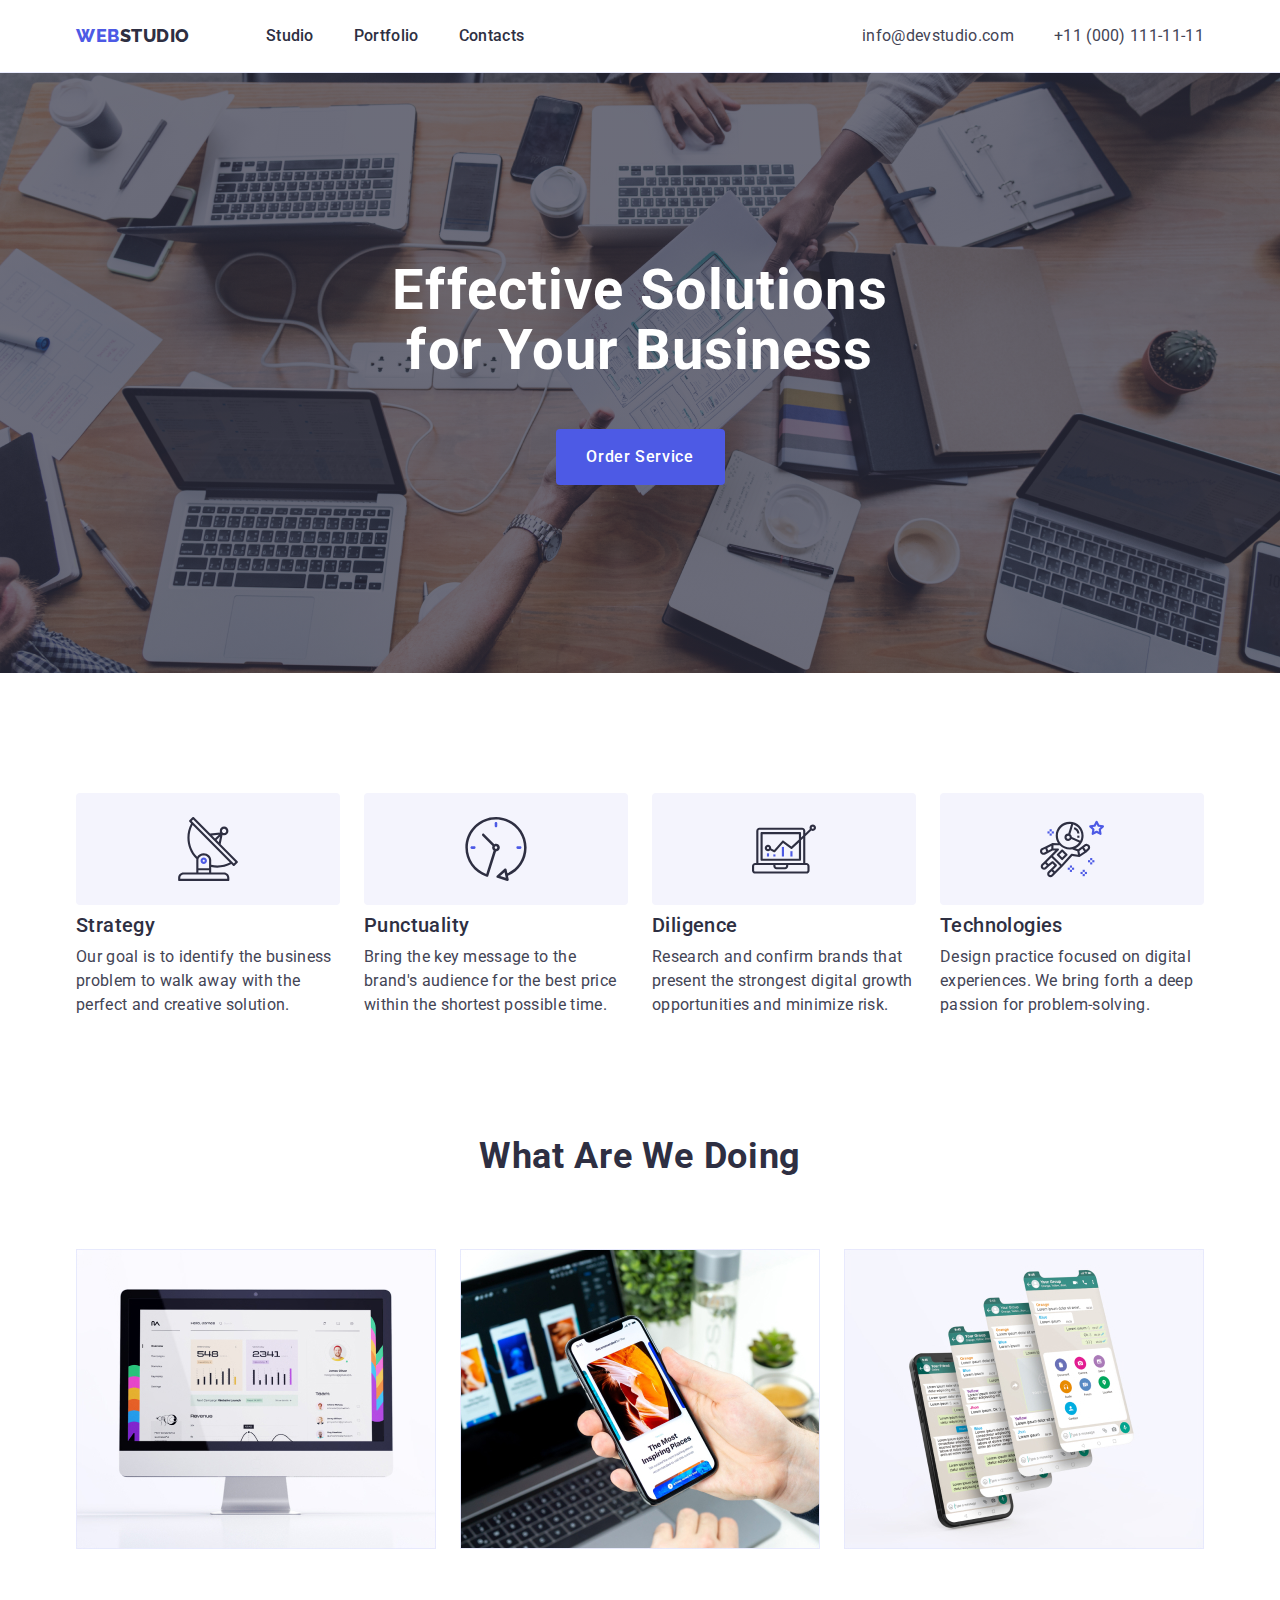
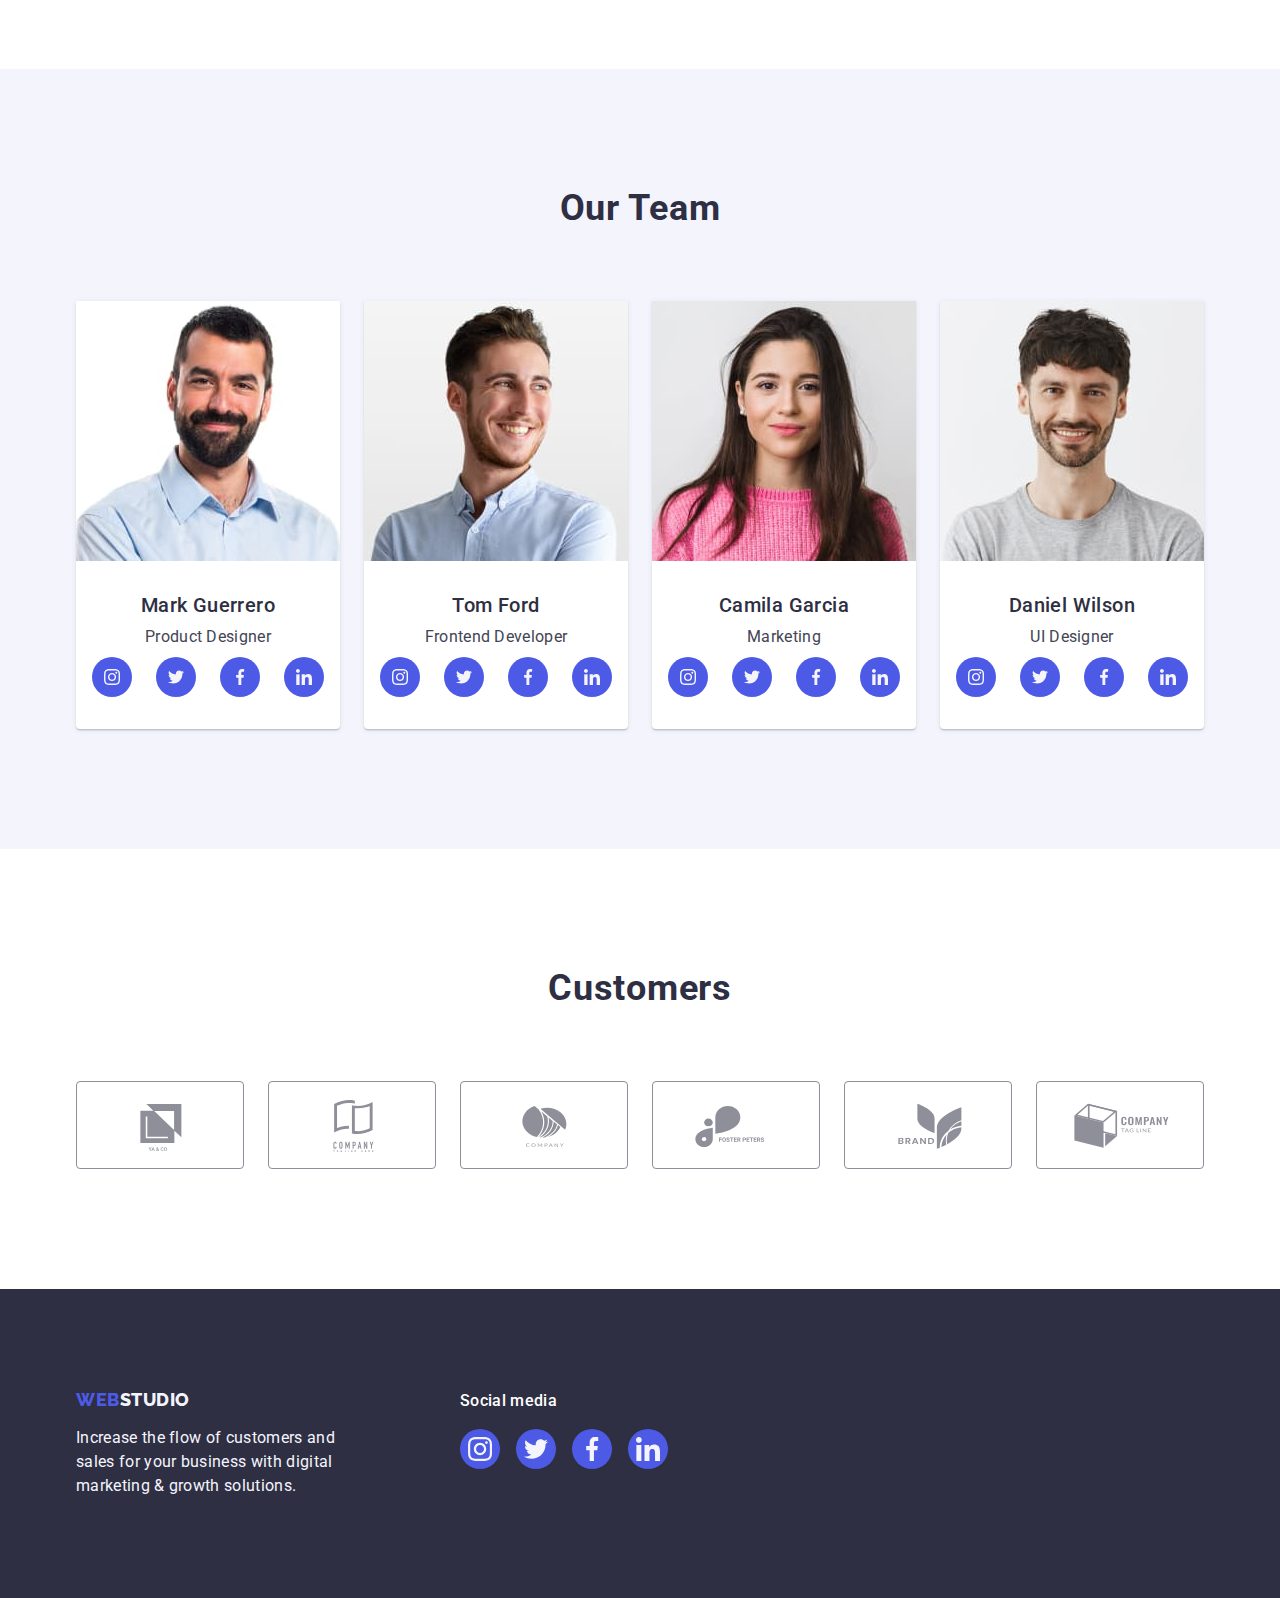
<file: index.html>
<!DOCTYPE html>
<html lang="en">
  <head>
    <meta charset="UTF-8" />
    <meta http-equiv="X-UA-Compatible" content="IE=edge" />
    <meta name="viewport" content="width=, initial-scale=1.0" />
    <title>WebStudio</title>
    <link
      rel="stylesheet"
      href="https://cdnjs.cloudflare.com/ajax/libs/modern-normalize/1.1.0/modern-normalize.min.css"
    />
    <link rel="preconnect" href="https://fonts.googleapis.com" />
    <link rel="preconnect" href="https://fonts.gstatic.com" crossorigin />
    <link
      href="https://fonts.googleapis.com/css2?family=Raleway:wght@800&family=Roboto:wght@400;500;700&display=swap"
      rel="stylesheet"
    />
    <link rel="stylesheet" href="./css/styles.css" />
  </head>
  <body>
    <header class="page-header">
      <div class="header-container container">
        <nav class="page-nav">
          <a class="logo-header link" href="./index.html"
            >Web<span class="logo-header-studio">Studio</span>
          </a>

          <ul class="list menu menu-item">
            <li class="port-button-descr">
              <a class="menu-link link" href="./index.html">Studio</a>
            </li>
            <li class="port-button-descr">
              <a class="menu-link link" href="./portfolio.html">Portfolio</a>
            </li>
            <li class="port-button-descr">
              <a class="menu-link link" href="">Contacts</a>
            </li>
          </ul>
        </nav>
        <address class="contact">
          <ul class="contact-menu list">
            <li>
              <a class="contact-info link" href="mailto:info@devstudio.com"
                >info@devstudio.com</a
              >
            </li>
            <li>
              <a class="contact-info link" href="tel:+110001111111"
                >+11 (000) 111-11-11</a
              >
            </li>
          </ul>
        </address>
      </div>
    </header>
    <main>
      <section class="hero">
        <div class="container">
          <h1 class="main-title">Effective Solutions for Your Business</h1>
          <button type="button" class="hero-button menu-link">
            Order Service
          </button>
        </div>
      </section>
      <section class="section-descr section">
        <div class="container">
          <h2 class="hidden-block" hidden>features</h2>
          <ul class="section-descr-menu list">
            <li class="title-container">
              <div class="icon-container">
                <svg
                  class="icon-link list"
                  aria-label="antenna"
                  width="64"
                  height="64"
                >
                  <use href="./images/icons.svg#icon-group"></use>
                </svg>
              </div>
              <h3 class="title-description">Strategy</h3>
              <p class="par-description">
                Our goal is to identify the business problem to walk away with
                the perfect and creative solution.
              </p>
            </li>
            <li class="title-container">
              <div class="icon-container">
                <svg
                  class="icon-link list"
                  aria-label="antenna"
                  width="64"
                  height="64"
                >
                  <use href="./images/icons.svg#icon-clock"></use>
                </svg>
              </div>
              <h3 class="title-description">Punctuality</h3>
              <p class="par-description">
                Bring the key message to the brand's audience for the best price
                within the shortest possible time.
              </p>
            </li>
            <li class="title-container">
              <div class="icon-container">
                <svg
                  class="icon-link list"
                  aria-label="antenna"
                  width="64"
                  height="64"
                >
                  <use href="./images/icons.svg#icon-diagram"></use>
                </svg>
              </div>
              <h3 class="title-description">Diligence</h3>
              <p class="par-description">
                Research and confirm brands that present the strongest digital
                growth opportunities and minimize risk.
              </p>
            </li>
            <li class="title-container">
              <div class="icon-container">
                <svg
                  class="icon-link list"
                  aria-label="antenna"
                  width="64"
                  height="64"
                >
                  <use href="./images/icons.svg#icon-astronaut"></use>
                </svg>
              </div>
              <h3 class="title-description">Technologies</h3>
              <p class="par-description">
                Design practice focused on digital experiences. We bring forth a
                deep passion for problem-solving.
              </p>
            </li>
          </ul>
        </div>
      </section>
      <!--What are we doing-->
      <section class="section-work">
        <div class="container">
          <h2 class="caption">What are we doing</h2>
          <ul class="section-work-menu list">
            <li class="imag-items">
              <img src="./images/img1.jpg" alt="screen" width="360" />
            </li>
            <li class="imag-items">
              <img src="./images/img2.jpg" alt="phone" width="360" />
            </li>
            <li class="imag-items">
              <img src="./images/img3.jpg" alt="phonescreen" width="360" />
            </li>
          </ul>
        </div>
      </section>
      <!--Our team-->
      <section class="section-team section">
        <div class="container">
          <h2 class="caption">Our Team</h2>
          <ul class="section-team-list list">
            <li class="section-team-item">
              <img src="./images/markguerro.jpg" alt="person" width="264" />
              <div class="person-descr">
                <h3 class="people">Mark Guerrero</h3>
                <p class="job-title">Product Designer</p>
                <ul class="social-list list">
                  <li class="social-list-item">
                    <a href="" class="social-list-link">
                      <svg
                        class="social-list-icon"
                        aria-label="instagram"
                        width="16"
                        height="16"
                      >
                        <use href="./images/icons.svg#icon-instagram-2"></use>
                      </svg>
                    </a>
                  </li>
                  <li class="social-list-item">
                    <a href="" class="social-list-link">
                      <svg
                        class="social-list-icon"
                        aria-label="twitter"
                        width="16"
                        height="16"
                      >
                        <use href="./images/icons.svg#icon-twitter-1"></use>
                      </svg>
                    </a>
                  </li>
                  <li class="social-list-item">
                    <a href="" class="social-list-link">
                      <svg
                        class="social-list-icon"
                        aria-label="facebook"
                        width="16"
                        height="16"
                      >
                        <use href="./images/icons.svg#icon-facebook-1"></use>
                      </svg>
                    </a>
                  </li>
                  <li class="social-list-item">
                    <a href="" class="social-list-link">
                      <svg
                        class="social-list-icon"
                        aria-label="linkedin"
                        width="16"
                        height="16"
                      >
                        <use href="./images/icons.svg#icon-linkedin-1"></use>
                      </svg>
                    </a>
                  </li>
                </ul>
              </div>
            </li>
            <li class="section-team-item">
              <img src="./images/tomford.jpg" alt="person" width="264" />
              <div class="person-descr">
                <h3 class="people">Tom Ford</h3>
                <p class="job-title">Frontend Developer</p>
                <ul class="social-list list">
                  <li class="social-list-item">
                    <a href="" class="social-list-link">
                      <svg
                        class="social-list-icon"
                        aria-label="instagram"
                        width="16"
                        height="16"
                      >
                        <use href="./images/icons.svg#icon-instagram-2"></use>
                      </svg>
                    </a>
                  </li>
                  <li class="social-list-item">
                    <a href="" class="social-list-link">
                      <svg
                        class="social-list-icon"
                        aria-label="twitter"
                        width="16"
                        height="16"
                      >
                        <use href="./images/icons.svg#icon-twitter-1"></use>
                      </svg>
                    </a>
                  </li>
                  <li class="social-list-item">
                    <a href="" class="social-list-link">
                      <svg
                        class="social-list-icon"
                        aria-label="facebook"
                        width="16"
                        height="16"
                      >
                        <use href="./images/icons.svg#icon-facebook-1"></use>
                      </svg>
                    </a>
                  </li>
                  <li class="social-list-item">
                    <a href="" class="social-list-link">
                      <svg
                        class="social-list-icon"
                        aria-label="linkedin"
                        width="16"
                        height="16"
                      >
                        <use href="./images/icons.svg#icon-linkedin-1"></use>
                      </svg>
                    </a>
                  </li>
                </ul>
              </div>
            </li>
            <li class="section-team-item">
              <img src="./images/camila-garcia.jpg" alt="person" width="264" />
              <div class="person-descr">
                <h3 class="people">Camila Garcia</h3>
                <p class="job-title">Marketing</p>
                <ul class="social-list list">
                  <li class="social-list-item">
                    <a href="" class="social-list-link">
                      <svg
                        class="social-list-icon"
                        aria-label="instagram"
                        width="16"
                        height="16"
                      >
                        <use href="./images/icons.svg#icon-instagram-2"></use>
                      </svg>
                    </a>
                  </li>
                  <li class="social-list-item">
                    <a href="" class="social-list-link">
                      <svg
                        class="social-list-icon"
                        aria-label="twitter"
                        width="16"
                        height="16"
                      >
                        <use href="./images/icons.svg#icon-twitter-1"></use>
                      </svg>
                    </a>
                  </li>
                  <li class="social-list-item">
                    <a href="" class="social-list-link">
                      <svg
                        class="social-list-icon"
                        aria-label="facebook"
                        width="16"
                        height="16"
                      >
                        <use href="./images/icons.svg#icon-facebook-1"></use>
                      </svg>
                    </a>
                  </li>
                  <li class="social-list-item">
                    <a href="" class="social-list-link">
                      <svg
                        class="social-list-icon"
                        aria-label="linkedin"
                        width="16"
                        height="16"
                      >
                        <use href="./images/icons.svg#icon-linkedin-1"></use>
                      </svg>
                    </a>
                  </li>
                </ul>
              </div>
            </li>
            <li class="section-team-item">
              <img src="./images/danielwilson.jpg" alt="person" width="264" />
              <div class="person-descr">
                <h3 class="people">Daniel Wilson</h3>
                <p class="job-title">UI Designer</p>
                <ul class="social-list list">
                  <li class="social-list-item">
                    <a href="" class="social-list-link">
                      <svg
                        class="social-list-icon"
                        aria-label="instagram"
                        width="16"
                        height="16"
                      >
                        <use href="./images/icons.svg#icon-instagram-2"></use>
                      </svg>
                    </a>
                  </li>
                  <li class="social-list-item">
                    <a href="" class="social-list-link">
                      <svg
                        class="social-list-icon"
                        aria-label="twitter"
                        width="16"
                        height="16"
                      >
                        <use href="./images/icons.svg#icon-twitter-1"></use>
                      </svg>
                    </a>
                  </li>
                  <li class="social-list-item">
                    <a href="" class="social-list-link">
                      <svg
                        class="social-list-icon"
                        aria-label="facebook"
                        width="16"
                        height="16"
                      >
                        <use href="./images/icons.svg#icon-facebook-1"></use>
                      </svg>
                    </a>
                  </li>
                  <li class="social-list-item">
                    <a href="" class="social-list-link">
                      <svg
                        class="social-list-icon"
                        aria-label="linkedin"
                        width="16"
                        height="16"
                      >
                        <use href="./images/icons.svg#icon-linkedin-1"></use>
                      </svg>
                    </a>
                  </li>
                </ul>
              </div>
            </li>
          </ul>
        </div>
      </section>
      <!--Customers-->
      <section class="section-customers">
        <div class="container">
          <h2 class="customers-title">Customers</h2>
          <ul class="customers-list list">
            <li class="customers-list-item">
              <a href="" class="customers-list-h">
                <svg
                  class="customers-list-link"
                  aria-label="logo"
                  width="104"
                  height="56"
                >
                  <use href="./images/icons.svg#icon-logo"></use>
                </svg>
              </a>
            </li>
            <li class="customers-list-item">
              <a href="" class="customers-list-h">
                <svg
                  class="customers-list-link"
                  aria-label="logo"
                  width="104"
                  height="56"
                >
                  <use href="./images/icons.svg#icon-company"></use>
                </svg>
              </a>
            </li>
            <li class="customers-list-item">
              <a href="" class="customers-list-h">
                <svg
                  class="customers-list-link"
                  aria-label="logo"
                  width="104"
                  height="56"
                >
                  <use href="./images/icons.svg#icon-cmpany2"></use>
                </svg>
              </a>
            </li>
            <li class="customers-list-item">
              <a href="" class="customers-list-h">
                <svg
                  class="customers-list-link"
                  aria-label="logo"
                  width="104"
                  height="56"
                >
                  <use href="./images/icons.svg#icon-fosterpeters"></use>
                </svg>
              </a>
            </li>
            <li class="customers-list-item">
              <a href="" class="customers-list-h">
                <svg
                  class="customers-list-link"
                  aria-label="logo"
                  width="104"
                  height="56"
                >
                  <use href="./images/icons.svg#icon-brand"></use>
                </svg>
              </a>
            </li>
            <li class="customers-list-item">
              <a href="" class="customers-list-h">
                <svg
                  class="customers-list-link"
                  aria-label="logo"
                  width="104"
                  height="56"
                >
                  <use href="./images/icons.svg#icon-companytagline"></use>
                </svg>
              </a>
            </li>
          </ul>
        </div>
      </section>
    </main>
    <!--bottom-->
    <footer class="footer-location">
      <div class="container footer-container">
        <div class="logo-footer-container">
          <a class="logo-footer link" href="./portfolio.html"
            >Web<span class="logo-footer-studio">Studio</span>
          </a>
          <p class="footer-text">
            Increase the flow of customers and sales for your business with
            digital marketing & growth solutions.
          </p>
        </div>
        <div>
          <p class="additional-container">Social media</p>
          <ul class="social-list-footer list">
            <li class="social-list-item-footer">
              <a href="" class="social-list-link-footer">
                <svg
                  class="social-list-icon-footer"
                  aria-label="instagram"
                  width="24"
                  height="24"
                >
                  <use href="./images/icons.svg#icon-instagram-2"></use>
                </svg>
              </a>
            </li>
            <li class="social-list-item-footer">
              <a href="" class="social-list-link-footer">
                <svg
                  class="social-list-icon-footer"
                  aria-label="twitter"
                  width="24"
                  height="24"
                >
                  <use href="./images/icons.svg#icon-twitter-1"></use>
                </svg>
              </a>
            </li>
            <li class="social-list-item-footer">
              <a href="" class="social-list-link-footer">
                <svg
                  class="social-list-icon-footer"
                  aria-label="facebook"
                  width="24"
                  height="24"
                >
                  <use href="./images/icons.svg#icon-facebook-1"></use>
                </svg>
              </a>
            </li>
            <li class="social-list-item-footer">
              <a href="" class="social-list-link-footer">
                <svg
                  class="social-list-icon-footer"
                  aria-label="linkedin"
                  width="24"
                  height="24"
                >
                  <use href="./images/icons.svg#icon-linkedin-1"></use>
                </svg>
              </a>
            </li>
          </ul>
        </div>
      </div>
    </footer>
  </body>
</html>
</file>
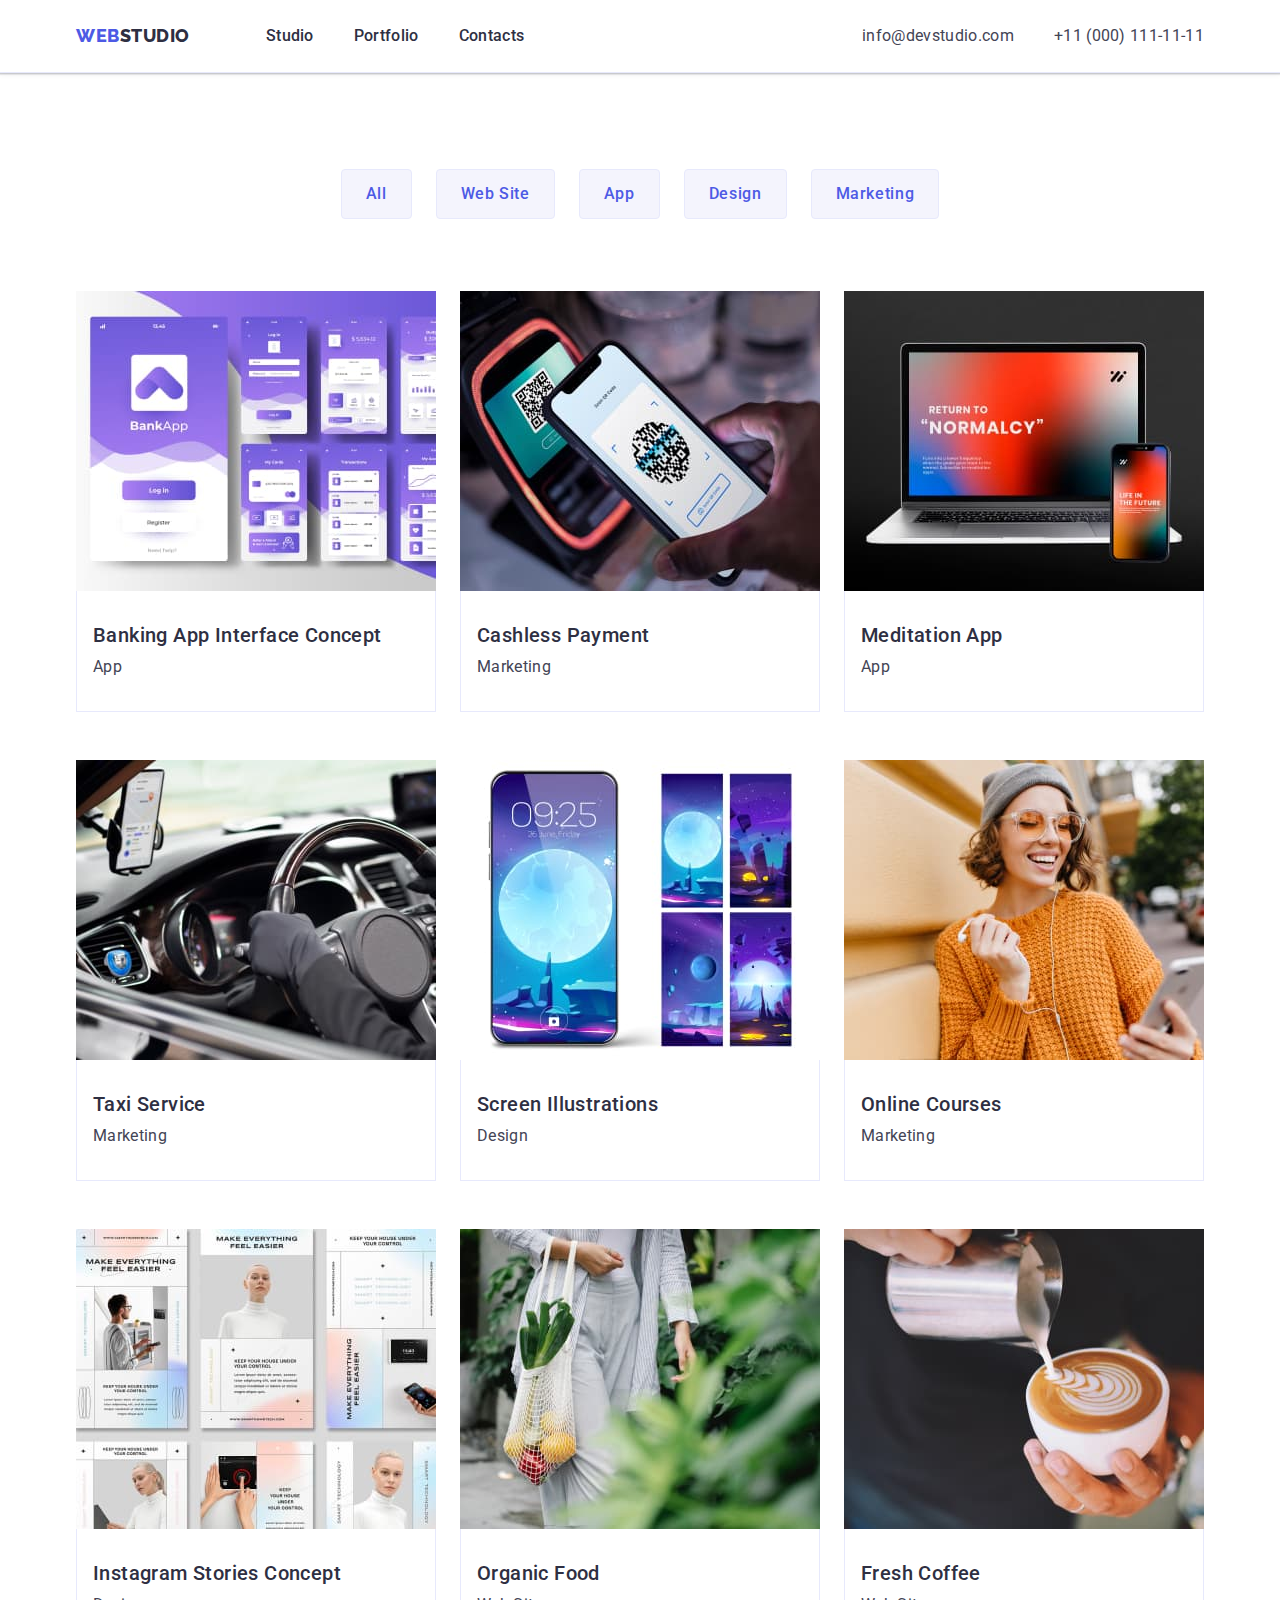
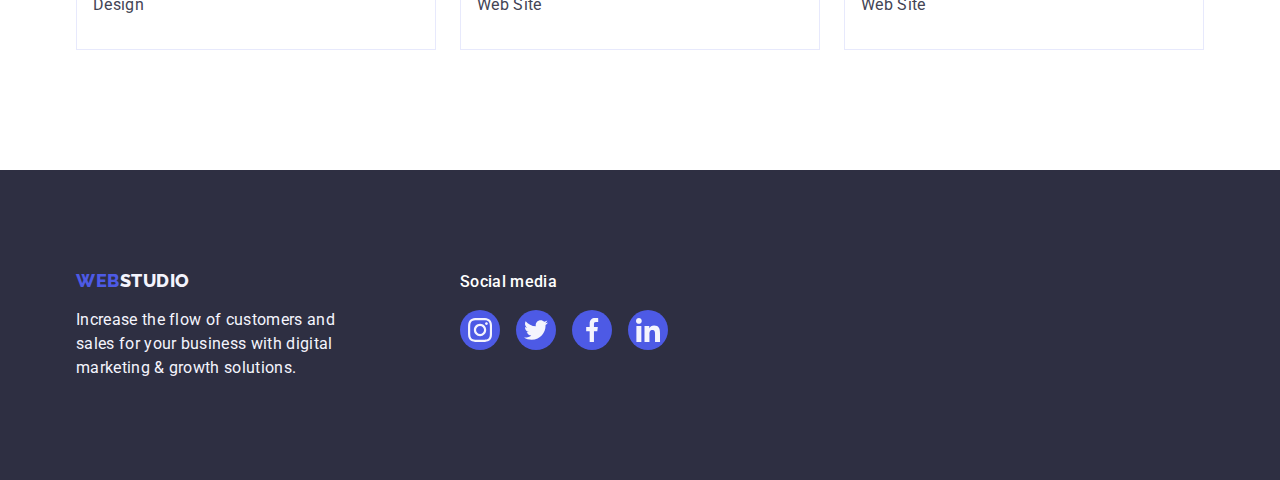
<file: portfolio.html>
<!DOCTYPE html>
<html lang="en">
  <head>
    <meta charset="UTF-8" />
    <meta http-equiv="X-UA-Compatible" content="IE=edge" />
    <meta name="viewport" content="width=device-width, initial-scale=1.0" />
    <title>Portfolio</title>
    <link
      rel="stylesheet"
      href="https://cdnjs.cloudflare.com/ajax/libs/modern-normalize/1.1.0/modern-normalize.min.css"
    />
    <link rel="preconnect" href="https://fonts.googleapis.com" />
    <link rel="preconnect" href="https://fonts.gstatic.com" crossorigin />
    <link
      href="https://fonts.googleapis.com/css2?family=Raleway:wght@800&family=Roboto:wght@400;500;700&display=swap"
      rel="stylesheet"
    />
    <link rel="stylesheet" href="./css/styles.css" />
  </head>
  <body>
    <!--HEADER-->
    <header class="page-header">
      <div class="header-container container">
        <nav class="page-nav">
          <!--Logo-->
          <a class="logo-header link" href="./index.html"
            >Web
            <span class="logo-header-studio">Studio</span>
          </a>
          <!--Navigation to other pages-->
          <ul class="menu list menu-item">
            <li class="port-button-descr">
              <a class="menu-link link" href="./index.html">Studio</a>
            </li>
            <li class="port-button-descr">
              <a class="menu-link link" href="./portfolio.html">Portfolio</a>
            </li>
            <li class="port-button-descr">
              <a class="menu-link link" href="">Contacts</a>
            </li>
          </ul>
        </nav>
        <address class="contact">
          <ul class="contact-menu list">
            <li>
              <a class="contact-info link" href="mailto:info@devstudio.com"
                >info@devstudio.com</a
              >
            </li>
            <li>
              <a class="contact-info link" href="tel:+110001111111"
                >+11 (000) 111-11-11</a
              >
            </li>
          </ul>
        </address>
      </div>
    </header>
    <main>
      <!--SECTION-->
      <section class="portfolio-buttoms">
        <div class="container">
          <h1 hidden>Filters</h1>
          <ul class="list menu-bottom">
            <li class="botton-descr">
              <button type="button" class="modal-button">All</button>
            </li>
            <li class="botton-descr">
              <button type="button" class="modal-button">Web Site</button>
            </li>
            <li class="botton-descr">
              <button type="button" class="modal-button">App</button>
            </li>
            <li class="botton-descr">
              <button type="button" class="modal-button">Design</button>
            </li>
            <li class="botton-descr">
              <button type="button" class="modal-button">Marketing</button>
            </li>
          </ul>
          <!--Pictures-->
          <ul class="portfolio-pics-list list">
            <li class="portfolio-item">
              <a href="" class="portfolio-work-link link">
                
                <img
                  class="portfolio-img"
                  src="./images/bahkingapp.jpg"
                  alt="Banking App"
                  width="360"
                />
                <div class="portfolio-container">
                  <h2 class="title-description">
                    Banking App Interface Concept
                  </h2>
                  <p class="par-description">App</p>
                </div>
              </a>
            </li>
            <li class="portfolio-item">
              <a href="" class="portfolio-work-link link">
                <img
                  class="portfolio-img"
                  src="./images/cashlesspayment.jpg"
                  alt="Cashless payment"
                  width="360"
                />
                <div class="portfolio-container">
                  <h2 class="title-description">Cashless Payment</h2>
                  <p class="par-description">Marketing</p>
                </div>
              </a>
            </li>
            <li class="portfolio-item">
              <a href="" class="portfolio-work-link link">
                <img
                  class="portfolio-img"
                  src="./images/meditationapp.jpg"
                  alt="Meditation App"
                  width="360"
                />
                <div class="portfolio-container">
                  <h2 class="title-description">Meditation App</h2>
                  <p class="par-description">App</p>
                </div>
              </a>
            </li>
            <li class="portfolio-item">
              <a href="" class="portfolio-work-link link">
                <img
                  class="portfolio-img"
                  src="./images/taxiservice.jpg"
                  alt="Taxi service"
                  width="360"
                />
                <div class="portfolio-container">
                  <h2 class="title-description">Taxi Service</h2>
                  <p class="par-description">Marketing</p>
                </div>
              </a>
            </li>
            <li class="portfolio-item">
              <a href="" class="portfolio-work-link link">
                <img
                  class="portfolio-img"
                  src="./images/screenillustration.jpg"
                  alt="Screen Illustrations"
                  width="360"
                />
                <div class="portfolio-container">
                  <h2 class="title-description">Screen Illustrations</h2>
                  <p class="par-description">Design</p>
                </div>
              </a>
            </li>
            <li class="portfolio-item">
              <a href="" class="portfolio-work-link link">
                <img
                  class="portfolio-img"
                  src="./images/onlinecourses.jpg"
                  alt="Online Courses"
                  width="360"
                />
                <div class="portfolio-container">
                  <h2 class="title-description">Online Courses</h2>
                  <p class="par-description">Marketing</p>
                </div>
              </a>
            </li>
            <li class="portfolio-item">
              <a href="" class="portfolio-work-link link">
                <img
                  class="portfolio-img"
                  src="./images/instagramstories.jpg"
                  alt="Instagram Stories Concept"
                  width="360"
                />
                <div class="portfolio-container">
                  <h2 class="title-description">Instagram Stories Concept</h2>
                  <p class="par-description">Design</p>
                </div>
              </a>
            </li>
            <li class="portfolio-item">
              <a href="" class="portfolio-work-link link">
                <img
                  class="portfolio-img"
                  src="./images/organicfood.jpg"
                  alt="Organic Food"
                  width="360"
                />
                <div class="portfolio-container">
                  <h2 class="title-description">Organic Food</h2>
                  <p class="par-description">Web Site</p>
                </div>
              </a>
            </li>
            <li class="portfolio-item">
              <a href="" class="portfolio-work-link link">
                <img
                  class="portfolio-img"
                  src="./images/freshcoffee.jpg"
                  alt="Fresh Coffee"
                  width="360"
                />
                <div class="portfolio-container">
                  <h2 class="title-description">Fresh Coffee</h2>
                  <p class="par-description">Web Site</p>
                </div>
              </a>
            </li>
          </ul>
        </div>
      </section>
          </main>
    <!--bottom-->
    <footer class="footer-location">
      <div class="container footer-container">
        <div class="logo-footer-container">
          <a class="logo-footer link" href="./portfolio.html"
            >Web<span class="logo-footer-studio">Studio</span>
          </a>
          <p class="footer-text">
            Increase the flow of customers and sales for your business with
            digital marketing & growth solutions.
          </p>
        </div>
        <div>
          <p class="additional-container">Social media</p>
          <ul class="social-list-footer list">
            <li class="social-list-item-footer">
              <a href="" class="social-list-link-footer">
                <svg
                  class="social-list-icon-footer"
                  aria-label="instagram"
                  width="24"
                  height="24"
                >
                  <use href="./images/icons.svg#icon-instagram-2"></use>
                </svg>
              </a>
            </li>
            <li class="social-list-item-footer">
              <a href="" class="social-list-link-footer">
                <svg
                  class="social-list-icon-footer"
                  aria-label="twitter"
                  width="24"
                  height="24"
                >
                  <use href="./images/icons.svg#icon-twitter-1"></use>
                </svg>
              </a>
            </li>
            <li class="social-list-item-footer">
              <a href="" class="social-list-link-footer">
                <svg
                  class="social-list-icon-footer"
                  aria-label="facebook"
                  width="24"
                  height="24"
                >
                  <use href="./images/icons.svg#icon-facebook-1"></use>
                </svg>
              </a>
            </li>
            <li class="social-list-item-footer">
              <a href="" class="social-list-link-footer">
                <svg
                  class="social-list-icon-footer"
                  aria-label="linkedin"
                  width="24"
                  height="24"
                >
                  <use href="./images/icons.svg#icon-linkedin-1"></use>
                </svg>
              </a>
            </li>
          </ul>
        </div>
      </div>
    </footer>
  </body>
</html>
</file>
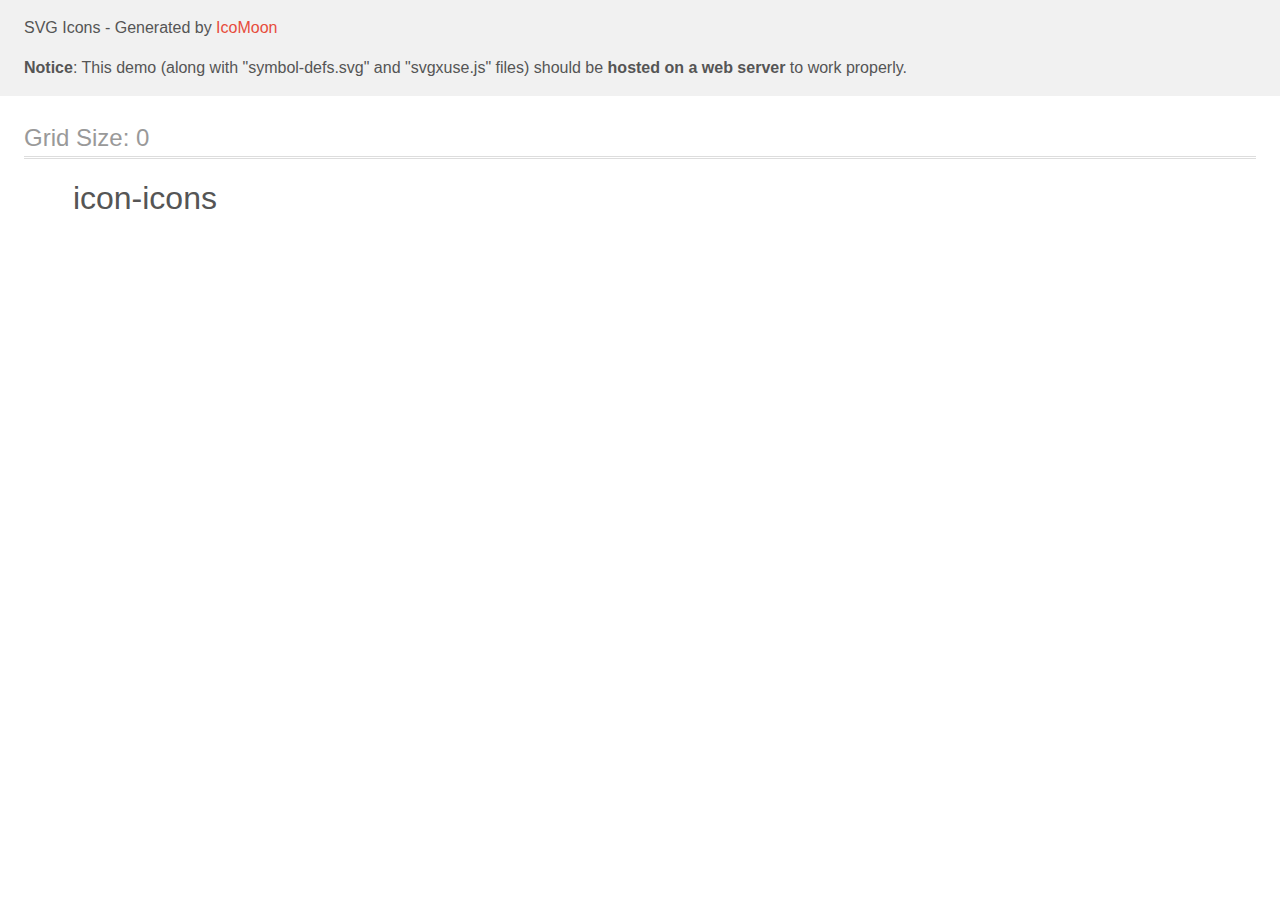
<file: images/icomoon/demo-external-svg.html>
<!doctype html>
<html>
<head>
    <title>IcoMoon - SVG Icons</title>
    <meta charset="utf-8">
    <meta name="viewport" content="width=device-width, initial-scale=1">
    <link rel="stylesheet" href="demo-files/demo.css">
    <link rel="stylesheet" href="style.css">
</head>
<body>
<header class="bgc1 clearfix">
<div class="mhl">
    <p>SVG Icons - Generated by <a href="https://icomoon.io/app">IcoMoon</a></p><p><strong>Notice</strong>: This demo (along with "symbol-defs.svg" and "svgxuse.js" files) should be <b>hosted on a web server</b> to work properly.</p>
</div>
</header>
    <div class="clearfix mhl ptl">
        <h1 class="mvm mtn fgc1">Grid Size: 0</h1>
        <div class="glyph fs1">
            <div class="clearfix pbs">
                <svg class="icon icon-icons"><use xlink:href="symbol-defs.svg#icon-icons"></use></svg><span class="name"> icon-icons</span>
            </div>
        </div>
  </div>
<script defer src="svgxuse.js"></script>
</body>
</html>
</file>
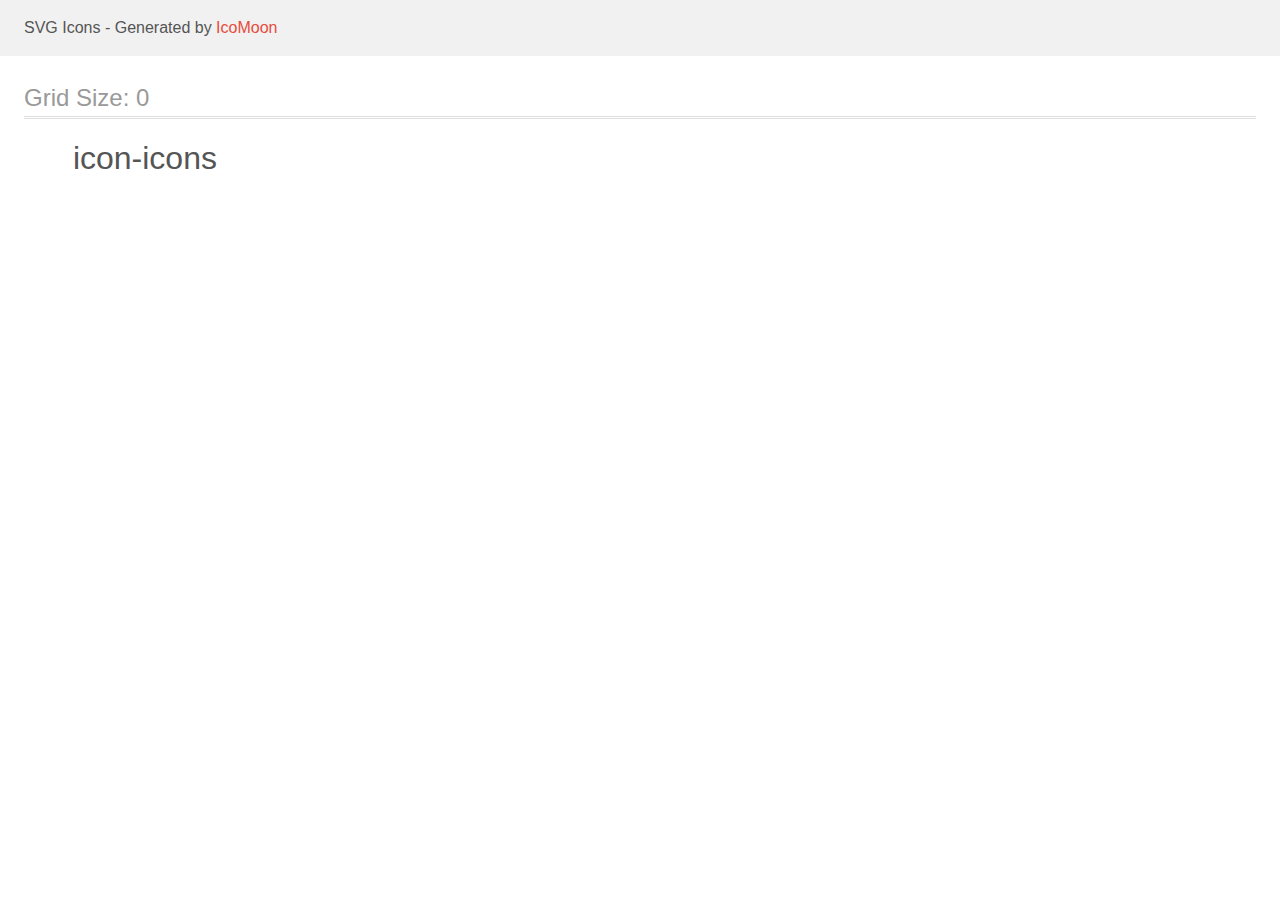
<file: images/icomoon/demo.html>
<!doctype html>
<html>
<head>
    <title>IcoMoon - SVG Icons</title>
    <meta charset="utf-8">
    <meta name="viewport" content="width=device-width, initial-scale=1">
    <link rel="stylesheet" href="demo-files/demo.css">
    <link rel="stylesheet" href="style.css">
</head>
<body>
<svg aria-hidden="true" style="position: absolute; width: 0; height: 0; overflow: hidden;" version="1.1" xmlns="http://www.w3.org/2000/svg" xmlns:xlink="http://www.w3.org/1999/xlink">
<defs>
<symbol id="icon-icons" viewBox="0 0 32 32">
<path d=""></path>
</symbol>
</defs>
</svg>

<header class="bgc1 clearfix">
<div class="mhl">
    <p>SVG Icons - Generated by <a href="https://icomoon.io/app">IcoMoon</a></p>
</div>
</header>
    <div class="clearfix mhl ptl">
        <h1 class="mvm mtn fgc1">Grid Size: 0</h1>
        <div class="glyph fs1">
            <div class="clearfix pbs">
                <svg class="icon icon-icons"><use xlink:href="#icon-icons"></use></svg><span class="name"> icon-icons</span>
            </div>
        </div>
  </div>
<script defer src="svgxuse.js"></script>
</body>
</html>
</file>
<file: css/styles.css>
/* :root {
--main-font-family: 'Roboto', sans-serif;
--secondary-font-family: "Raleway", sans-serif;
--primary-text-color: #434455;
--title-text-color: #2e2f42;
--accent-color: #4d5ae5;
--primary-white-color: #fff;
--hero-background-color: #2e2f42;
--secondary-background-color: #f4f4fd;
--button-focus-color: #404bbf;} */


h1,
h2,
h3,
h3,
p {
    margin-bottom: 0;
    margin-top: 0;
}

ul,
ol {
    margin-top: 0;
    margin-bottom: 0;
    padding-left: 0;
}

img {
    display: block;
}

body {
    font-family: 'Roboto', sans-serif;
    letter-spacing: 0.02em;
    color: #434455;
    background-color: #fff;
}

.section {
    padding-bottom: 120px;
    padding-top: 120px;
}

.list {
    list-style: none;
}

.link {
    text-decoration: none;
}





.container {
    width: 1158px;
    margin-left: auto;
    margin-right: auto;
    padding: 0 15px 0 15px;

}

.page-header {
    display: flex;
    align-items: center;
    border-bottom: 1px solid #e7e9fc;
    box-shadow: 0px 2px 1px rgba(46, 47, 66, 0.08), 0px 1px 1px rgba(46, 47, 66, 0.16), 0px 1px 6px rgba(46, 47, 66, 0.08);


}

.header-container {
    justify-content: space-between;
    display: flex;
    width: 1158px;
    margin: 0 auto;
    padding: 0 15px 0 15px;
}

.page-nav {
    display: flex;
    align-items: center;
}

.menu {
    display: flex;
    align-items: center;
    gap: 40px;

}

.menu-link:not(:last-child) {
    margin-right: 10px;
}

.logo-header {
    font-family: 'Raleway', sans-serif;
    font-weight: 800;
    font-size: 18px;
    line-height: 1.17;
    display: flex;
    align-items: center;
    letter-spacing: 0.03em;
    text-transform: uppercase;
    color: #4d5ae5;
    margin-right: 76px;
    padding: 24px 0;



}

.logo-header-studio {
    font-family: 'Raleway', sans-serif;
    font-weight: 800;
    font-size: 18px;
    line-height: 1.17;
    display: flex;
    align-items: center;
    letter-spacing: 0.03em;
    text-transform: uppercase;
    color: #2E2F42;
}

.menu-link {
    font-family: 'Roboto', sans-serif;
    font-weight: 500;
    font-size: 16px;
    line-height: 1.5;
    letter-spacing: 0.02em;
    color: #2E2F42;
    padding: 24px 0;
}

.menu {
    display: flex;
    gap: 40px;
}

.port-button-descr {
    padding: 24px 0;
}


.menu-link:hover,
.menu-link:focus {
    color: #404BBF;
}



.contact-menu {
    display: flex;
    gap: 40px;
    padding-top: 24px;
    padding-bottom: 24px;


}

.contact-info {
    font-family: 'Roboto', sans-serif;
    font-style: normal;
    font-weight: 400;
    font-size: 16px;
    line-height: 1.5;
    letter-spacing: 0.02em;
    color: #434455;

    margin-left: auto;

}

.contact-info:hover,
.contact-info:focus {
    color: #404bbf;
}

.modal-button {
    font-family: 'Roboto', sans-serif;
    font-weight: 500;
    font-size: 16px;
    line-height: 1.5;
    display: flex;
    align-items: center;
    letter-spacing: 0.04em;
    cursor: pointer;
    color: #4d5ae5;
    background: #F4F4FD;
    padding: 12px 24px;
    border: 1px solid #e7e9fc;
    border-radius: 4px;
}

.modal-button:hover,
.modal-button:focus {
    color: #FFFFFF;
    background-color: #404BBF;
    border: 1px solid transparent;
    box-shadow: 0px 3px 1px rgba(0, 0, 0, 0.1), 0px 2px 1px rgba(0, 0, 0, 0.08), 0px 2px 2px rgba(0, 0, 0, 0.12);
    box-shadow: 0px 3px 1px rgba(0, 0, 0, 0.1), 0px 2px 1px rgba(0, 0, 0, 0.08), 0px 2px 2px rgba(0, 0, 0, 0.12);
}

.hero-button {
    font-family: 'Roboto', sans-serif;
    padding-left: 30px;
    padding-right: 30px;
    padding-top: 15px;
    padding-bottom: 15px;
    font-weight: 500;
    font-size: 16px;
    line-height: 1.5;
    display: flex;
    align-items: center;
    letter-spacing: 0.04em;
    cursor: pointer;
    color: #ffffff;
    background-color: #4D5AE5;
    border-radius: 4px;
    display: block;
    min-width: 169px;
    height: 56px;
    border: none;
    margin: 0 auto;

}

.hero-button:hover,
.hero-button:focus {
    background-color: #404BBF;
    color: #ffffff;
}

.menu-bottom {
    display: flex;
    justify-content: center;
    gap: 24px;
    margin-bottom: 72px;
}

.botton-desc {
    padding: 12px 24px;
    border: 1px solid #e7e9fc;
    border-radius: 4px;
}

.main-title {
    font-family: 'Roboto', sans-serif;
    font-weight: 700;
    font-size: 56px;
    line-height: 1.07;
    text-align: center;
    letter-spacing: 0.02em;
    color: #FFFFFF;

    align-self: center;
    height: 120px;
    max-width: 496px;
    margin: 0 auto;
    margin-bottom: 48px;
}

.title-description {
    font-family: 'Roboto', sans-serif;
    font-style: normal;
    font-weight: 500;
    font-size: 20px;
    line-height: 1.2;
    letter-spacing: 0.02em;
    color: #2E2F42;
    margin-bottom: 8px;


}






.section-descr {
    padding-top: 120px;
    padding-bottom: 120px;
}

.section-descr-menu {
    display: flex;
    gap: 24px;

}

.par-description {
    font-family: 'Roboto', sans-serif;
    font-style: normal;
    font-weight: 400;
    font-size: 16px;
    line-height: 1.5;
    letter-spacing: 0.02em;
    color: #434455;
}

.section-work-menu {
    display: flex;
    gap: 24px;
}

.section-work {
    padding-top: o;
    padding-bottom: 120px;
}

.imag-items {
    width: calc((100% - 48px) / 3);
}

.caption {
    font-family: 'Roboto', sans-serif;
    font-weight: 700;
    font-size: 36px;
    line-height: 1.11;
    text-align: center;
    letter-spacing: 0.02em;
    text-transform: capitalize;
    color: #2E2F42;
    margin-bottom: 72px;


}

.first-item {
    display: flex;

}

.people {
    font-family: 'Roboto', sans-serif;
    font-weight: 500;
    font-size: 20px;
    line-height: 1.2;
    letter-spacing: 0.02em;
    color: #2E2F42;
    margin-bottom: 8px;
    text-align: center;

}

.job-title {
    font-family: 'Roboto', sans-serif;
    font-weight: 400;
    font-size: 16px;
    line-height: 1.5;
    letter-spacing: 0.02em;
    color: #434455;
    text-align: center;

}

.social-list {
    display: flex;
    justify-content: center;
    gap: 24px;
    margin-top: 8px;

}

.social-list-icon {
    fill: #f4f4fd;
}

.social-list-link {
    width: 40px;
    height: 40px;
    border-radius: 50%;
    background-color: #4D5AE5;
    display: flex;
    justify-content: center;
    align-items: center;

}

.social-list-link:hover,
.social-list-link:focus {
    background-color: #404bbf;
    background-color: #404bbf;
}



.footer-location {
    background-color: #2E2F42;
    padding-top: 100px;
    padding-bottom: 100px;
}

.logo-footer {
    font-family: 'Raleway', sans-serif;
    font-weight: 800;
    font-size: 18px;
    line-height: 1.17;
    display: flex;
    align-items: center;
    letter-spacing: 0.03em;
    text-transform: uppercase;
    color: #4d5ae5;
    margin-right: 76px;
    display: inline-block;
    margin-bottom: 16px;
}

.logo-footer-studio {
    font-family: "Raleway", sans-serif;
    font-style: normal;
    font-weight: 800;
    font-size: 18px;
    line-height: 1.16;
    letter-spacing: 0.03em;
    text-transform: uppercase;
    color: #F4F4FD;
}

.footer-text {
    font-family: 'Roboto';
    font-style: normal;
    font-weight: 400;
    font-size: 16px;
    line-height: 24px;
    letter-spacing: 0.02em;
    color: #F4F4FD;
    max-width: 264px;
}

.hero {
    background-color: #2e2f42;
    padding: 188px 0 188px;
    background-image: linear-gradient(rgba(46, 47, 66, 0.7), rgba(46, 47, 66, 0.7)), url("../images/herobgr.jpg");
    background-position: center;
    background-repeat: no-repeat;
    background-size: cover;
    max-width: 1440px;
    margin-left: auto;
    margin-right: auto;

}

.section-team {
    background-color: #F4F4FD;
    padding: 120px 0;

}

.section-team-list {
    display: flex;
    gap: 24px;
}

.section-team-item {
    background-color: #FFFFFF;
    width: calc((100% - 72px) / 4);
    border-radius: 0px 0px 4px 4px;
    box-shadow: 0px 1px 6px rgba(46, 47, 66, 0.08), 0px 1px 1px rgba(46, 47, 66, 0.16), 0px 2px 1px rgba(46, 47, 66, 0.08);
}

.person-descr {

    padding: 32px 0;

}


.title-description {
    font-weight: 500;
    font-size: 20px;
    line-height: 1.2;
    letter-spacing: 0.02em;
    color: #2e2f42;
    margin-bottom: 8px;

}

.title-container {
    width: calc((100% - 72px) / 4);
}

.icon-container {
    display: flex;
    justify-content: center;
    align-items: center;
    height: 112px;
    background-color: #f4f4fd;
    border-radius: 4px;
    margin-bottom: 8px;
}

.section-customers {
    padding-top: 120px;
    padding-bottom: 120px;
}

.customers-title {
    font-family: 'Roboto' sans-serif;
    font-style: normal;
    font-weight: 700;
    font-size: 36px;
    line-height: 1.1;
    text-align: center;
    letter-spacing: 0.02em;
    text-transform: capitalize;
    color: #2E2F42;
    margin-bottom: 72px;
}

.customers-list {
    display: flex;
    gap: 24px;
}

.customers-list-item {
    width: calc((100% - 120px) / 6);
    height: 88px;
}

.customers-list-h {
    width: 100%;
    height: 100%;
    border: 1px solid #8e8f99;
    border-radius: 4px;
    display: flex;
    justify-content: center;
    align-items: center;
    color: #8e8f99;
}

.customers-list-h:hover,
.customers-list-h:focus {
    border-color: #404bbf;
    color: #404bbf;
}

.customers-list-link {
    fill: currentColor;
}

.par-description {
    font-weight: 400;
    font-size: 16px;
    line-height: 1.5;
    letter-spacing: 0.02em;
    color: #434455;
}

.portfolio-buttoms {
    padding: 96px 0 120px;
}

.portfolio-pics-list {
    display: flex;
    flex-wrap: wrap;
    column-gap: 24px;
    row-gap: 48px;
}

.portfolio-item {
    width: calc((100% - 48px) / 3);
}

.portfolio-container {
    padding: 32px 16px;
    border: 1px solid #e7e9fc;
    border-top: none;
}

.portfolio-work-link {
    display: block;
}

.portfolio-work-link:hover,
.portfolio-work-link:focus {
    box-shadow: 0px 1px 6px rgba(46, 47, 66, 0.08), 0px 1px 1px rgba(46, 47, 66, 0.16), 0px 2px 1px rgba(46, 47, 66, 0.08);
    box-shadow: 0px 1px 6px rgba(46, 47, 66, 0.08), 0px 1px 1px rgba(46, 47, 66, 0.16), 0px 2px 1px rgba(46, 47, 66, 0.08);
}

.footer-container {
    display: flex;
    align-items: baseline;
}

.logo-footer-container {
    margin-right: 120px;
}

.additional-container {
    font-family: 'Roboto' sans-serif;
    font-weight: 500;
    font-size: 16px;
    line-height: 1.5;
    letter-spacing: 0.02em;
    color: #FFFFFF;
    margin-bottom: 16px;

}

.social-list-footer {
    display: flex;
    justify-content: center;
    gap: 16px;
    margin-top: 8px;
}

.social-list-item-footer {
    width: 40px;
    height: 40px;
}

.social-list-link-footer {
    width: 40px;
    height: 40px;
    border-radius: 50%;
    background-color: #4D5AE5;
    display: flex;
    justify-content: center;
    align-items: center;
}

.social-list-icon-footer {
    fill: #f4f4fd;
}

.social-list-link-footer:hover,
.social-list-link-footer:focus {
    background-color: #31d0aa;
    background-color: #31d0aa;
}
</file>
<file: images/icomoon/demo-files/demo.css>
body {
  padding: 0;
  margin: 0;
  font-family: sans-serif;
  font-size: 1em;
  line-height: 1.5;
  color: #555;
  background: #fff;
}
h1 {
  font-size: 1.5em;
  font-weight: normal;
  box-shadow: 0 1px #ddd, 0 2px #fff, 0 3px #ddd;
}
small {
  font-size: .66666667em;
}
a {
  color: #e74c3c;
  text-decoration: none;
}
a:hover, a:focus {
  box-shadow: 0 1px #e74c3c;
}
.bshadow0, input {
  box-shadow: inset 0 -2px #e7e7e7;
}
input:hover {
  box-shadow: inset 0 -2px #ccc;
}
input, fieldset {
  font-size: 1em;
  margin: 0;
  padding: 0;
  border: 0;
}
input {
  color: inherit;
  line-height: 1.5;
  height: 1.5em;
  padding: .25em 0;
}
input:focus {
  outline: none;
  box-shadow: inset 0 -2px #449fdb;
}
.glyph {
  font-size: 16px;
  margin-right: 1.5em;
  float: left;
  width: 17em;
}
svg {
  color: #000;
}
.liga {
  width: 80%;
  width: calc(100% - 2.5em);
}
.talign-right {
  text-align: right;
}
.talign-center {
  text-align: center;
}
.bgc1 {
  background: #f1f1f1;
}
.fgc0 {
  color: #000;
}
.fgc1 {
  color: #999;
}
p {
  margin-top: 1em;
  margin-bottom: 1em;
}
.mvm {
  margin-top: .75em;
  margin-bottom: .75em;
}
.mtn {
  margin-top: 0;
}
.mtl, .mal {
  margin-top: 1.5em;
}
.mbl, .mal {
  margin-bottom: 1.5em;
}
.mal, .mhl {
  margin-left: 1.5em;
  margin-right: 1.5em;
}
.mhmm {
  margin-left: 1em;
  margin-right: 1em;
}
.ptl {
  padding-top: 1.5em;
}
.pbs, .pvs {
  padding-bottom: .25em;
}
.pvs, .pts {
  padding-top: .25em;
}
.unit {
  float: left;
}
.unitRight {
  float: right;
}
.size1of2 {
  width: 50%;
}
.size1of1 {
  width: 100%;
}
.clearfix:before, .clearfix:after {
  content: " ";
  display: table;
}
.clearfix:after {
  clear: both;
}
.hidden-true {
  display: none;
}
.textbox0 {
  width: 3em;
  background: #f1f1f1;
  padding: .25em .5em;
  line-height: 1.5;
  height: 1.5em;
}
.fs0 {
  font-size: 16px;
}
.fs1 {
  font-size: 32px;
}
.name {
  margin-left: .25em;
}
</file>
<file: images/icomoon/style.css>
.icon {
  display: inline-block;
  width: 1em;
  height: 1em;
  stroke-width: 0;
  stroke: currentColor;
  fill: currentColor;
}

/* ==========================================
Single-colored icons can be modified like so:
.icon-name {
  font-size: 32px;
  color: red;
}
========================================== */
</file>
